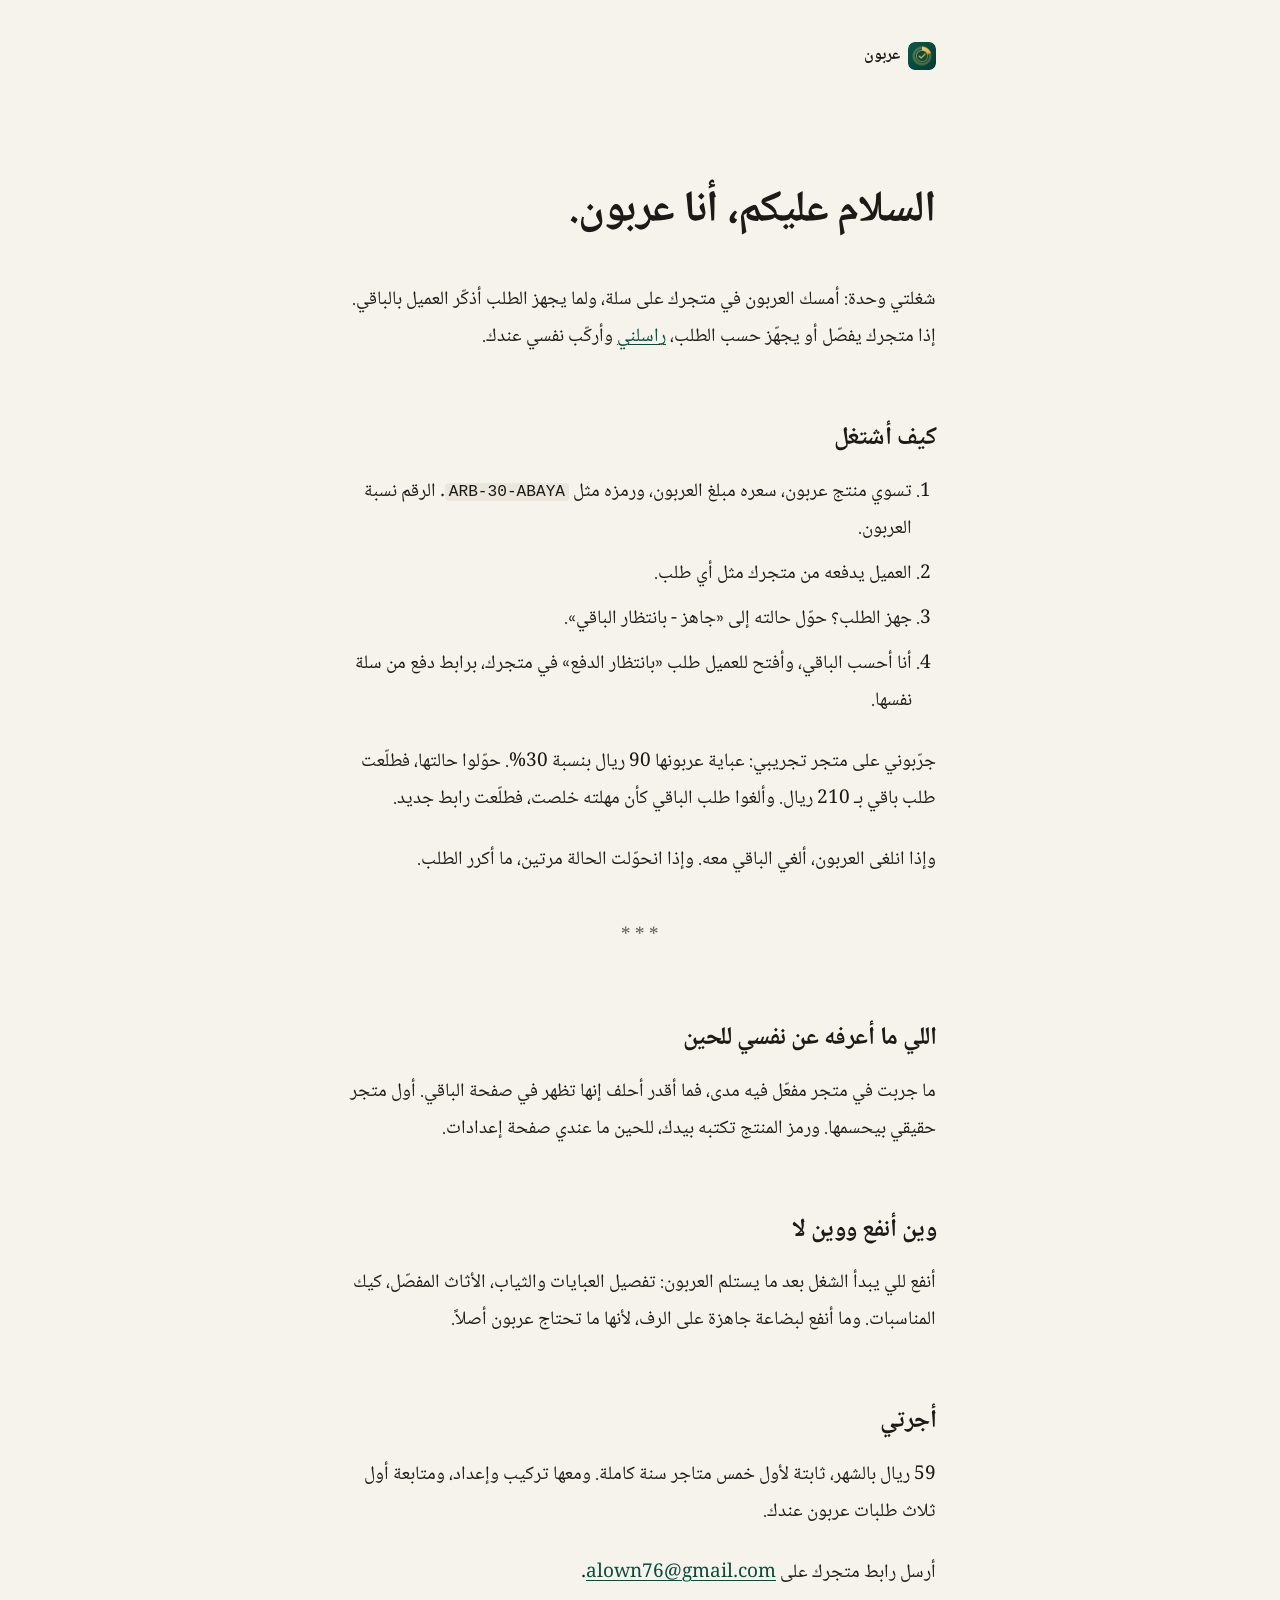
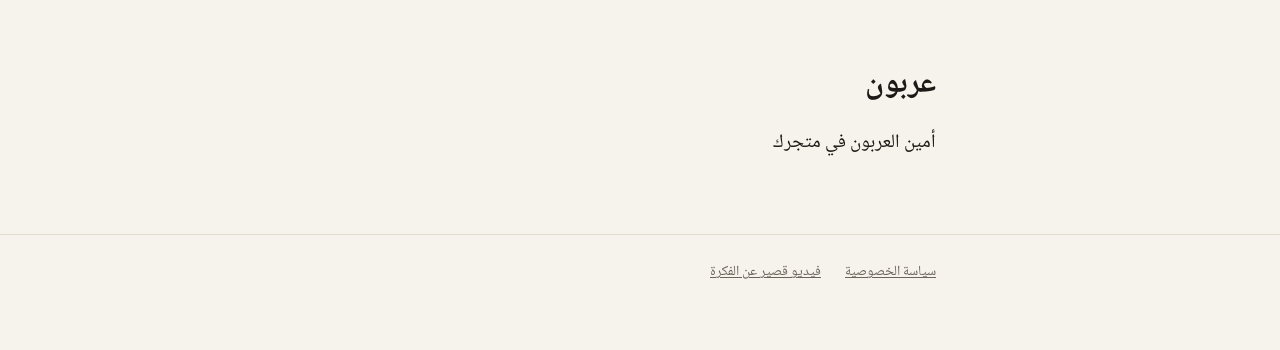
<file: index.html>
<!doctype html>
<html lang="ar" dir="rtl">
<head>
<meta charset="utf-8">
<meta name="viewport" content="width=device-width, initial-scale=1">
<title>عربون: أمين العربون في متجرك على سلة</title>
<meta name="description" content="تطبيق سلة يخلي عميلك يدفع العربون من متجرك، ولما يجهز طلبه يوصله رابط دفع الباقي.">
<link rel="icon" href="icon-512.png">
<link rel="preconnect" href="https://fonts.googleapis.com">
<link rel="preconnect" href="https://fonts.gstatic.com" crossorigin>
<link href="https://fonts.googleapis.com/css2?family=Noto+Naskh+Arabic:wght@400;600;700&display=swap" rel="stylesheet">
<style>
/* Hallmark · shape: letter · genre: editorial · theme: brand · redesign: full
 * paper: warm off-white #F6F3EC · accent: emerald #0B4A3D · display: Noto Naskh Arabic 700 · body: Noto Naskh Arabic 400 · hero: corridor, the greeting and first paragraph · nav: wordmark only · footer: a letter close signed by the character · signature: the app speaking for itself, with its own test order, 90 then 210
 * axes: off-white/Naskh/emerald · posture: corridor · contrast: pass · fold: pass · v2.0.0 */
/* Hallmark · pre-emit critique: P3 H3 E3 S3 R3 V2 · weakest: V, no picture yet; a real screenshot of the balance order in a founding store goes under the test paragraph */
/* Hallmark · dropped https://apps.salla.sa/ar · the app is not live in the Salla store yet, the action is the email link in the first paragraph */
/* Hallmark · dropped #how, #g · the letter explains the flow in prose, and the coin drawing is gone */
@import url("./tokens.css");
@import url("./base.css");

:root { --display-weight: 700; --container: 720px; }
body { font-size: 1.1875rem; line-height: 1.95; }
.container { max-width: var(--container); }

.top { padding-block: var(--space-xl) 0; }
.mark { display: inline-flex; align-items: center; gap: var(--space-xs); text-decoration: none; color: var(--color-ink); font-weight: 700; font-size: var(--text-md); }
.mark img { width: 28px; height: 28px; border-radius: 7px; }

.letter { padding-block: var(--space-3xl) var(--space-2xl); }
.letter h1 { font-size: clamp(2rem, 3vw + 1rem, 2.75rem); line-height: 1.4; max-width: none; margin-bottom: var(--space-xl); }
.letter p { max-width: 54ch; margin-bottom: var(--space-lg); }
.letter p.date { color: var(--color-muted); font-size: var(--text-sm); margin-bottom: var(--space-md); }
.letter h2 { font-size: var(--text-xl); line-height: 1.5; max-width: none; margin: var(--space-2xl) 0 var(--space-md); }
.letter ol { padding-inline-start: var(--space-lg); margin: 0 0 var(--space-lg); max-width: 54ch; }
.letter li { margin-bottom: var(--space-xs); }
.letter strong { font-weight: 700; }
.num { font-variant-numeric: tabular-nums; }
.sep { text-align: center; color: var(--color-muted); letter-spacing: 0; margin: var(--space-xl) 0; }
code { font-family: ui-monospace, Menlo, Consolas, monospace; font-size: 0.85em; direction: ltr; unicode-bidi: isolate; background: var(--color-paper-2); padding: 0 var(--space-2xs); border-radius: 4px; }

a { color: var(--color-accent); text-decoration-thickness: 1px; transition: color var(--dur-micro) var(--ease-out); }
a:hover { color: var(--color-ink); }
a:active { color: var(--color-ink); text-decoration-thickness: 2px; }
a:focus-visible { outline: 2px solid var(--color-focus); outline-offset: 3px; transition: none; }

.sign { margin-top: var(--space-2xl); }
.sign .name { font-size: var(--text-2xl); font-weight: 700; }
.sign p { margin-bottom: var(--space-xs); }

footer { border-top: var(--rule-hair) solid var(--color-paper-3); padding-block: var(--space-lg) var(--space-2xl); color: var(--color-muted); font-size: var(--text-sm); }
footer .container { display: flex; flex-wrap: wrap; gap: var(--space-lg); }
footer a { color: var(--color-muted); }
</style>
</head>
<body>
<header class="container top">
  <a class="mark" href="./"><img src="icon-512.png" alt="">عربون</a>
</header>

<main class="container letter">
  <h1>السلام عليكم، أنا عربون.</h1>

  <p>شغلتي وحدة: أمسك العربون في متجرك على سلة، ولما يجهز الطلب أذكّر العميل بالباقي. إذا متجرك يفصّل أو يجهّز حسب الطلب، <a href="mailto:alown76@gmail.com?subject=%D8%B9%D8%B1%D8%A8%D9%88%D9%86">راسلني</a> وأركّب نفسي عندك.</p>

  <h2>كيف أشتغل</h2>
  <ol>
    <li>تسوي منتج عربون، سعره مبلغ العربون، ورمزه مثل <code>ARB-30-ABAYA</code>. الرقم نسبة العربون.</li>
    <li>العميل يدفعه من متجرك مثل أي طلب.</li>
    <li>جهز الطلب؟ حوّل حالته إلى «جاهز - بانتظار الباقي».</li>
    <li>أنا أحسب الباقي، وأفتح للعميل طلب «بانتظار الدفع» في متجرك، برابط دفع من سلة نفسها.</li>
  </ol>
  <p>جرّبوني على متجر تجريبي: عباية عربونها <span class="num">90</span> ريال بنسبة <span class="num">30</span>%. حوّلوا حالتها، فطلّعت طلب باقي بـ <span class="num">210</span> ريال. وألغوا طلب الباقي كأن مهلته خلصت، فطلّعت رابط جديد.</p>
  <p>وإذا انلغى العربون، ألغي الباقي معه. وإذا انحوّلت الحالة مرتين، ما أكرر الطلب.</p>

  <p class="sep" aria-hidden="true">*  *  *</p>

  <h2>اللي ما أعرفه عن نفسي للحين</h2>
  <p>ما جربت في متجر مفعّل فيه مدى، فما أقدر أحلف إنها تظهر في صفحة الباقي. أول متجر حقيقي بيحسمها. ورمز المنتج تكتبه بيدك، للحين ما عندي صفحة إعدادات.</p>

  <h2>وين أنفع ووين لا</h2>
  <p>أنفع للي يبدأ الشغل بعد ما يستلم العربون: تفصيل العبايات والثياب، الأثاث المفصّل، كيك المناسبات. وما أنفع لبضاعة جاهزة على الرف، لأنها ما تحتاج عربون أصلاً.</p>

  <h2>أجرتي</h2>
  <p><span class="num">59</span> ريال بالشهر، ثابتة لأول خمس متاجر سنة كاملة. ومعها تركيب وإعداد، ومتابعة أول ثلاث طلبات عربون عندك.</p>
  <p>أرسل رابط متجرك على <a href="mailto:alown76@gmail.com?subject=%D8%B9%D8%B1%D8%A8%D9%88%D9%86">alown76@gmail.com</a>.</p>

  <div class="sign">
    <p class="name">عربون</p>
    <p>أمين العربون في متجرك</p>
  </div>
</main>

<footer>
  <div class="container">
    <a href="privacy.html">سياسة الخصوصية</a>
    <a href="promo.html">فيديو قصير عن الفكرة</a>
  </div>
</footer>
</body>
</html>
</file>
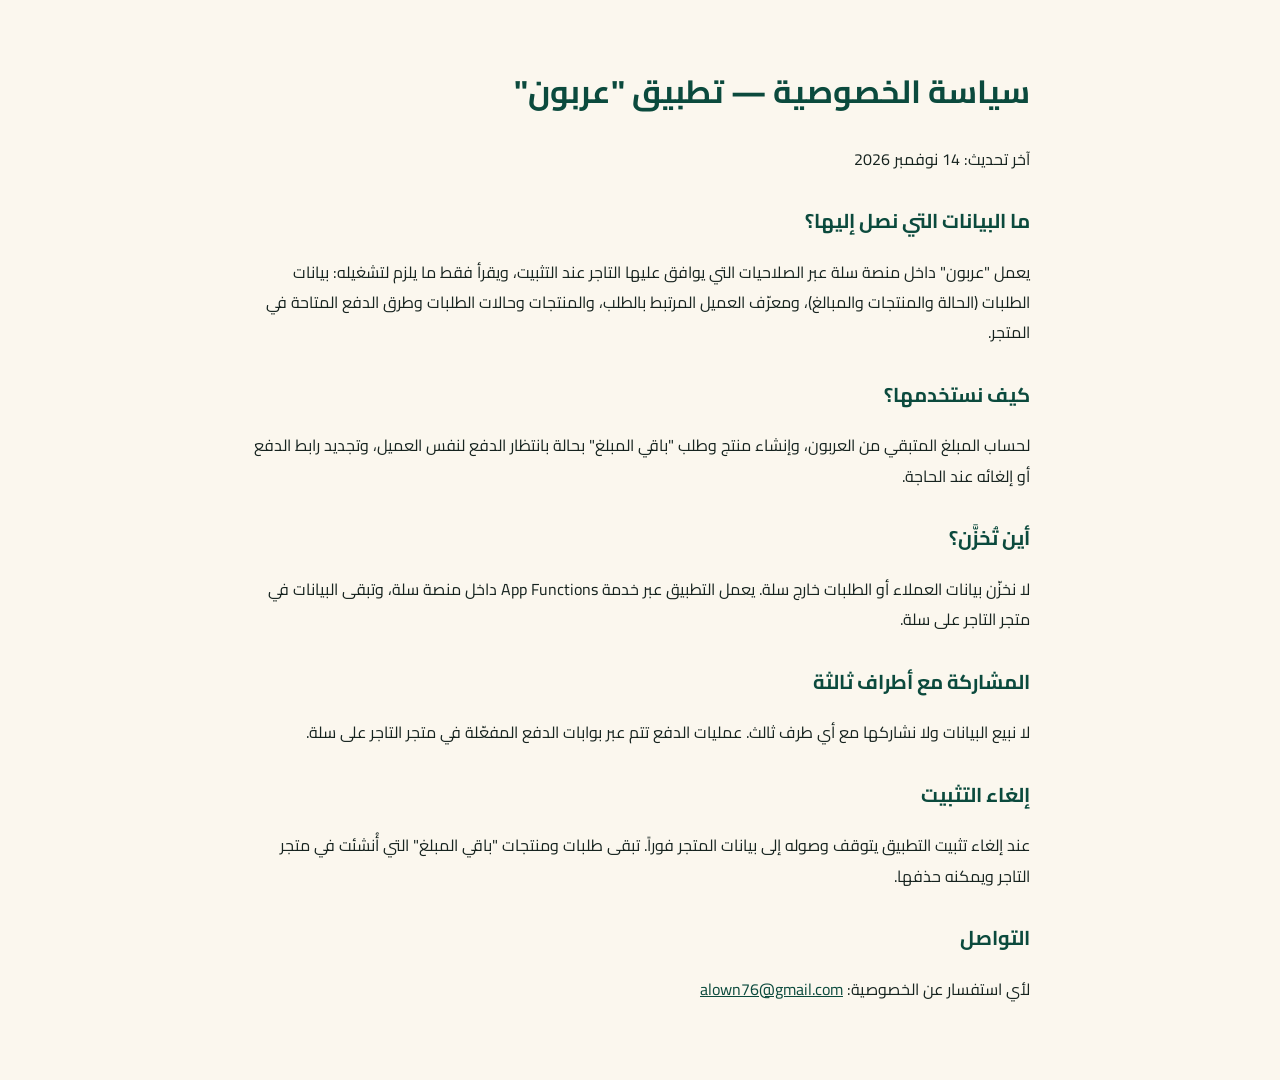
<file: privacy.html>
<!doctype html>
<html lang="ar" dir="rtl">
<head>
<meta charset="utf-8">
<meta name="viewport" content="width=device-width, initial-scale=1">
<title>سياسة الخصوصية — عربون</title>
<link rel="icon" href="icon-512.png">
<link href="https://fonts.googleapis.com/css2?family=Cairo:wght@400;700&display=swap" rel="stylesheet">
<style>
  body { font-family:Cairo, Tahoma, sans-serif; background:#FBF7EE; color:#16231F; line-height:1.9; margin:0; }
  main { max-width:780px; margin:0 auto; padding:40px 20px 60px; }
  h1 { color:#0B4A3D; } h2 { color:#0B4A3D; font-size:20px; margin-top:28px; }
  a { color:#0B4A3D; }
</style>
</head>
<body>
<main>
<h1>سياسة الخصوصية — تطبيق "عربون"</h1>
<p>آخر تحديث: 14 نوفمبر 2026</p>

<h2>ما البيانات التي نصل إليها؟</h2>
<p>يعمل "عربون" داخل منصة سلة عبر الصلاحيات التي يوافق عليها التاجر عند التثبيت، ويقرأ فقط ما يلزم لتشغيله: بيانات الطلبات (الحالة والمنتجات والمبالغ)، ومعرّف العميل المرتبط بالطلب، والمنتجات وحالات الطلبات وطرق الدفع المتاحة في المتجر.</p>

<h2>كيف نستخدمها؟</h2>
<p>لحساب المبلغ المتبقي من العربون، وإنشاء منتج وطلب "باقي المبلغ" بحالة بانتظار الدفع لنفس العميل، وتجديد رابط الدفع أو إلغائه عند الحاجة.</p>

<h2>أين تُخزَّن؟</h2>
<p>لا نخزّن بيانات العملاء أو الطلبات خارج سلة. يعمل التطبيق عبر خدمة App Functions داخل منصة سلة، وتبقى البيانات في متجر التاجر على سلة.</p>

<h2>المشاركة مع أطراف ثالثة</h2>
<p>لا نبيع البيانات ولا نشاركها مع أي طرف ثالث. عمليات الدفع تتم عبر بوابات الدفع المفعّلة في متجر التاجر على سلة.</p>

<h2>إلغاء التثبيت</h2>
<p>عند إلغاء تثبيت التطبيق يتوقف وصوله إلى بيانات المتجر فوراً. تبقى طلبات ومنتجات "باقي المبلغ" التي أُنشئت في متجر التاجر ويمكنه حذفها.</p>

<h2>التواصل</h2>
<p>لأي استفسار عن الخصوصية: <a href="mailto:alown76@gmail.com">alown76@gmail.com</a></p>
</main>
</body>
</html>
</file>
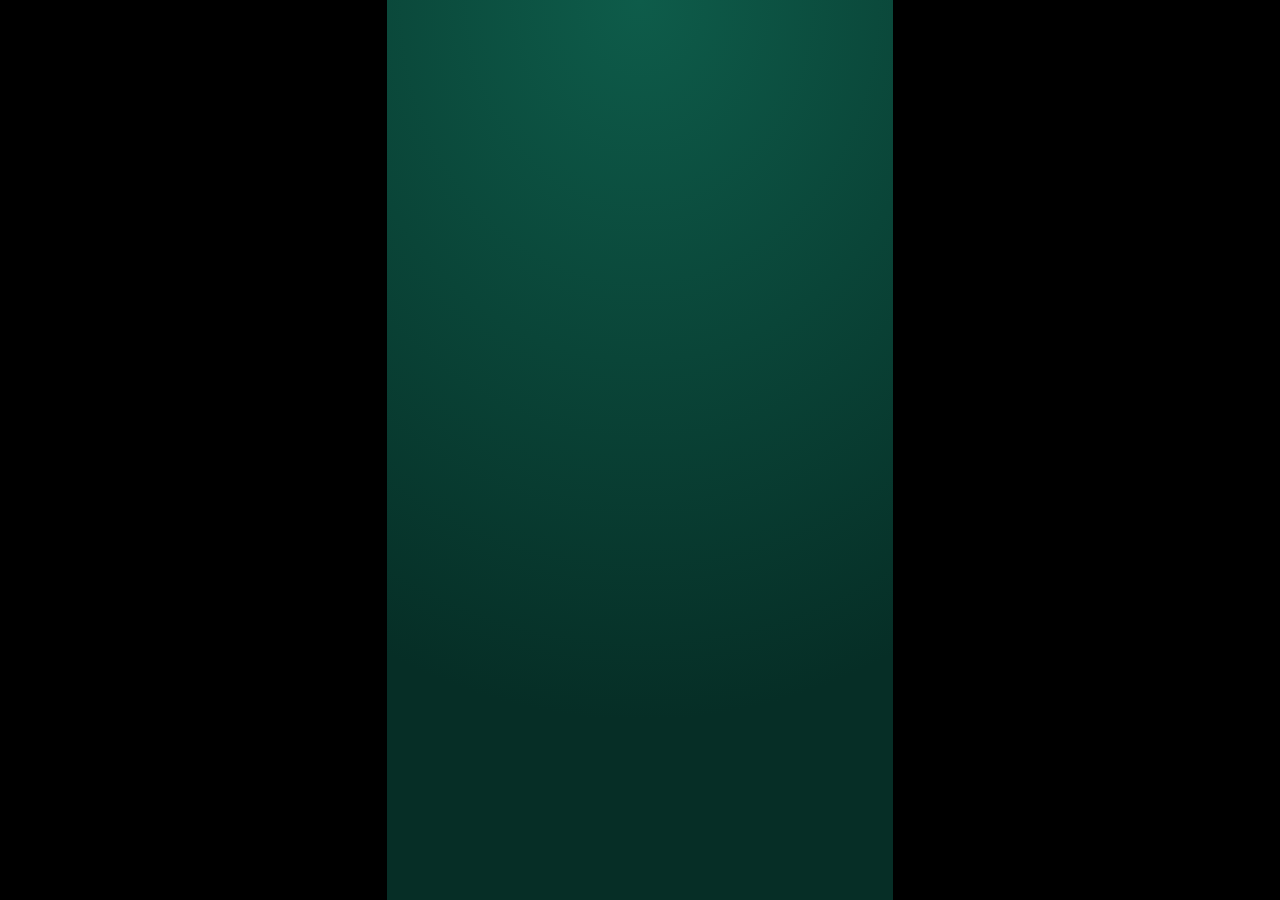
<file: promo.html>
<!doctype html>
<html lang="ar" dir="rtl">
<head>
<meta charset="utf-8">
<meta name="viewport" content="width=device-width, initial-scale=1">
<title>عربون — فيديو تعريفي</title>
<link href="https://fonts.googleapis.com/css2?family=Cairo:wght@600;800&display=swap" rel="stylesheet">
<style>
  /* Vertical 9:16 promo, ~20s loop. Record it with any screen recorder for Reels/TikTok/Snap. */
  :root { --green:#0B4A3D; --gold:#E9B95A; --ivory:#FBF7EE; }
  * { margin:0; padding:0; box-sizing:border-box; }
  html, body { height:100%; background:#000; }
  body { display:grid; place-items:center; font-family:Cairo, Tahoma, sans-serif; }
  .stage { position:relative; width:min(100vw, 56.25vh); aspect-ratio:9/16; overflow:hidden;
           background:radial-gradient(120% 80% at 50% 0%, #0E5C4A, #062E26); color:#fff; }
  .scene { position:absolute; inset:0; display:flex; flex-direction:column; align-items:center; justify-content:center;
           text-align:center; padding:9%; opacity:0; animation:show 20s infinite; }
  .s1 { animation-delay:0s; } .s2 { animation-delay:4s; } .s3 { animation-delay:8s; } .s4 { animation-delay:12s; } .s5 { animation-delay:16s; }
  @keyframes show { 0% { opacity:0; transform:translateY(4%); } 3% { opacity:1; transform:none; } 18% { opacity:1; } 20%,100% { opacity:0; } }
  h1 { font-size:clamp(26px, 6.5vh, 64px); line-height:1.35; font-weight:800; }
  p { font-size:clamp(16px, 3.2vh, 32px); margin-top:3%; opacity:.9; font-weight:600; }
  .gold { color:var(--gold); }
  .chip { display:inline-block; background:#fff; color:var(--green); border-radius:999px; padding:1.2% 5%; font-weight:800;
          font-size:clamp(14px, 2.8vh, 28px); margin:2%; box-shadow:0 8px 30px rgba(0,0,0,.25); }
  .phone { width:62%; aspect-ratio:9/16; background:#F4F1E8; border-radius:28px; margin-top:5%; padding:6%; color:#16231F;
           display:flex; flex-direction:column; gap:6%; box-shadow:0 20px 60px rgba(0,0,0,.4); }
  .bubble { background:#fff; border-radius:16px; padding:6%; font-size:clamp(12px, 2.2vh, 22px); text-align:right; font-weight:600; }
  .bubble.me { background:#DCF8C6; align-self:flex-start; }
  .link { color:#0B6F7D; text-decoration:underline; }
  svg.coin { width:55%; margin-bottom:6%; }
  .slice { transform-origin:256px 256px; animation:spin 4s infinite; }
  @keyframes spin { 0% { transform:scale(.3) rotate(-90deg); } 40%,100% { transform:none; } }
  .cta { background:var(--gold); color:var(--green); border-radius:18px; padding:3% 8%; font-weight:800; margin-top:6%;
         font-size:clamp(18px, 3.6vh, 36px); }
  .sad { font-size:clamp(40px, 10vh, 100px); }
</style>
</head>
<body>
<div class="stage">
  <div class="scene s1">
    <div class="sad">😮‍💨</div>
    <h1>تاخذ العربون تحويل…<br>وتطارد العميل <span class="gold">على الباقي؟</span></h1>
  </div>
  <div class="scene s2">
    <svg class="coin" viewBox="0 0 512 512"><defs><linearGradient id="g" x1="0" y1="0" x2="1" y2="1"><stop offset="0" stop-color="#F6D27A"/><stop offset="1" stop-color="#D9A23C"/></linearGradient></defs>
      <circle cx="256" cy="256" r="150" fill="none" stroke="#F6D27A" stroke-opacity=".28" stroke-width="44"/>
      <path class="slice" d="M256 256 L256 84 A172 172 0 0 1 419.6 202.9 Z" fill="url(#g)"/>
      <circle cx="256" cy="256" r="104" fill="#0B4A3D"/><circle cx="256" cy="256" r="104" fill="none" stroke="url(#g)" stroke-width="10"/>
      <path d="M206 258 L242 292 L310 222" fill="none" stroke="url(#g)" stroke-width="22" stroke-linecap="round" stroke-linejoin="round"/></svg>
    <h1>عميلك يدفع <span class="gold">العربون</span><br>من متجرك مباشرة</h1>
    <p>عباية · أثاث · كيك · طلب مسبق</p>
  </div>
  <div class="scene s3">
    <h1>جهز الطلب؟</h1>
    <div><span class="chip">جاهز - بانتظار الباقي ✓</span></div>
    <p>غيّر الحالة… وخلاص.</p>
  </div>
  <div class="scene s4">
    <h1>والباقي يوصله <span class="gold">برابط</span></h1>
    <div class="phone">
      <div class="bubble">عبايتك جاهزة 🎉<br>الباقي: <b>210 ريال</b><br><span class="link">mtjr.at/…</span></div>
      <div class="bubble me">تم الدفع ✅</div>
    </div>
  </div>
  <div class="scene s5">
    <svg class="coin" viewBox="0 0 512 512" style="width:40%"><rect width="512" height="512" rx="112" fill="#0E5C4A"/>
      <circle cx="256" cy="256" r="150" fill="none" stroke="#F6D27A" stroke-opacity=".28" stroke-width="44"/>
      <path d="M256 256 L256 84 A172 172 0 0 1 419.6 202.9 Z" fill="#E9B95A"/>
      <circle cx="256" cy="256" r="104" fill="#0B4A3D"/><circle cx="256" cy="256" r="104" fill="none" stroke="#E9B95A" stroke-width="10"/>
      <path d="M206 258 L242 292 L310 222" fill="none" stroke="#E9B95A" stroke-width="22" stroke-linecap="round" stroke-linejoin="round"/></svg>
    <h1>عربون</h1>
    <p>احجز بعربون، وخلّ الباقي علينا</p>
    <div class="cta">في متجر تطبيقات سلة</div>
  </div>
</div>
</body>
</html>
</file>
